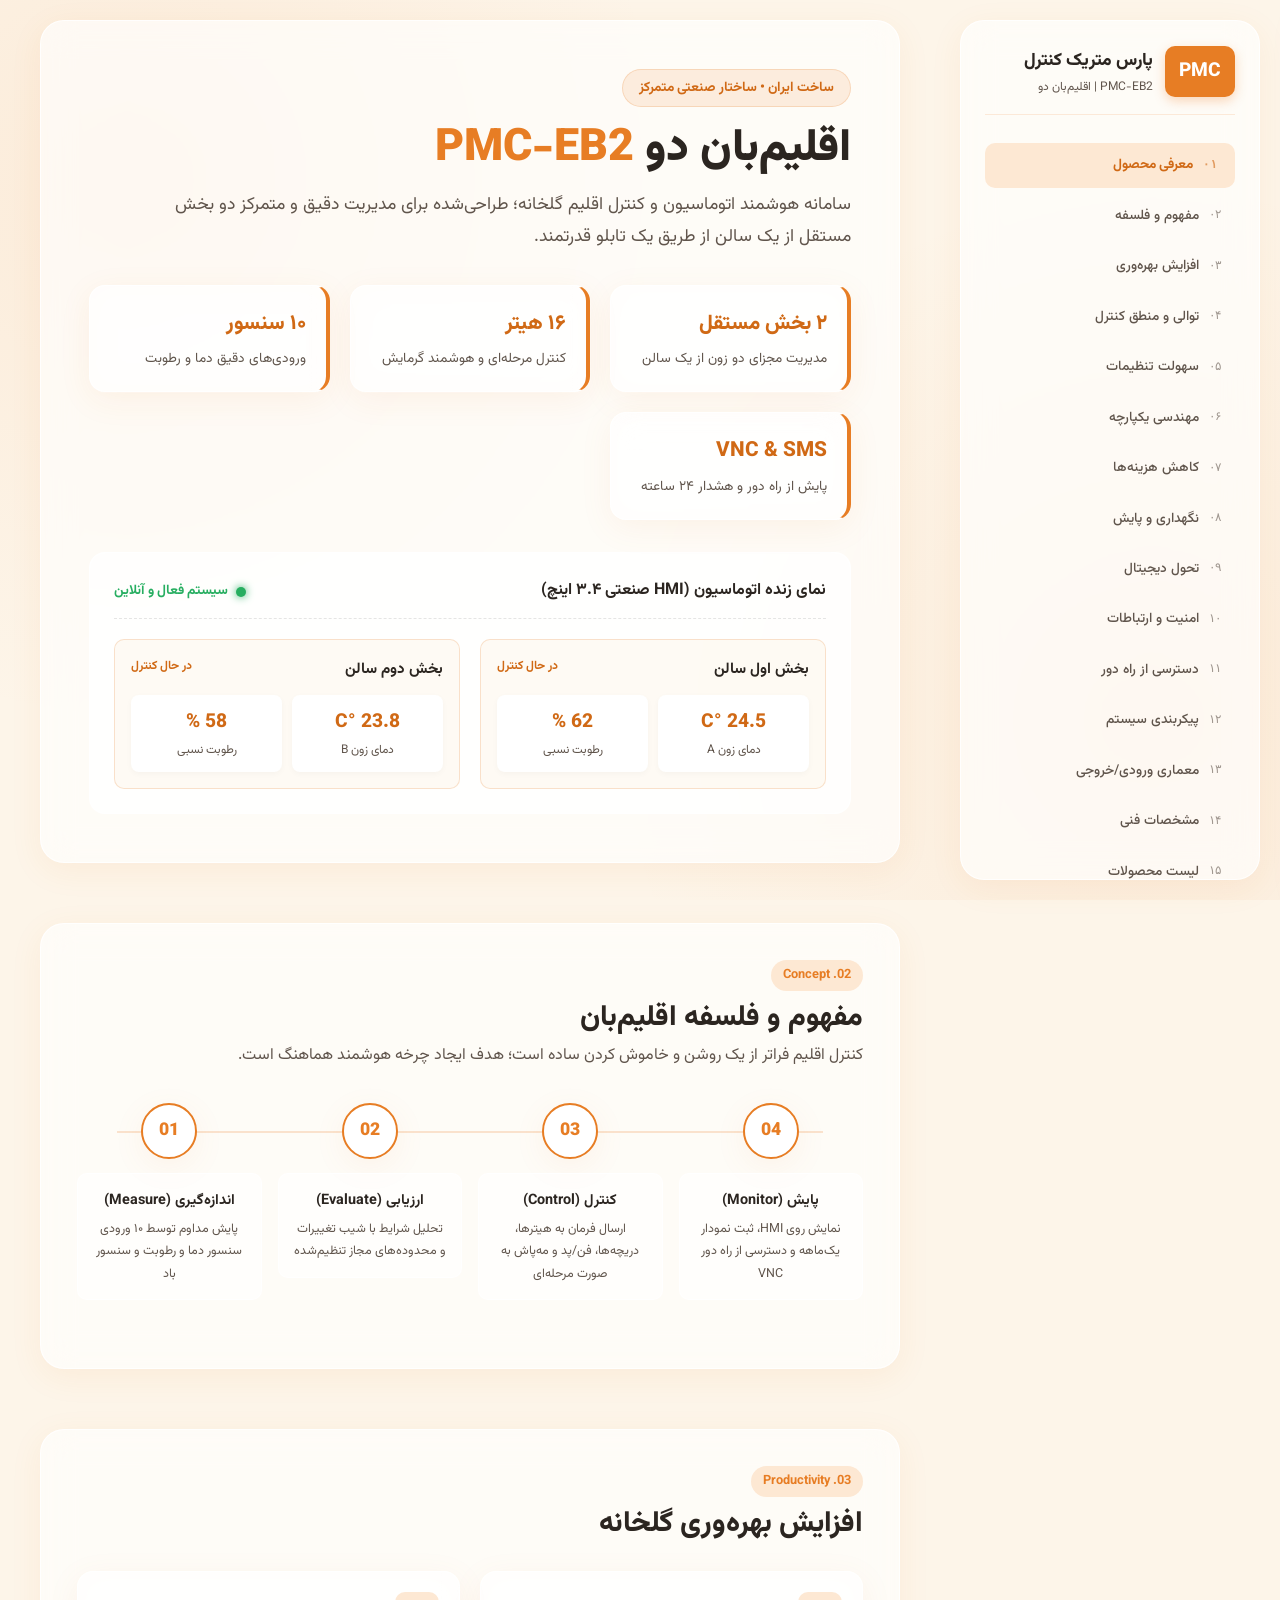
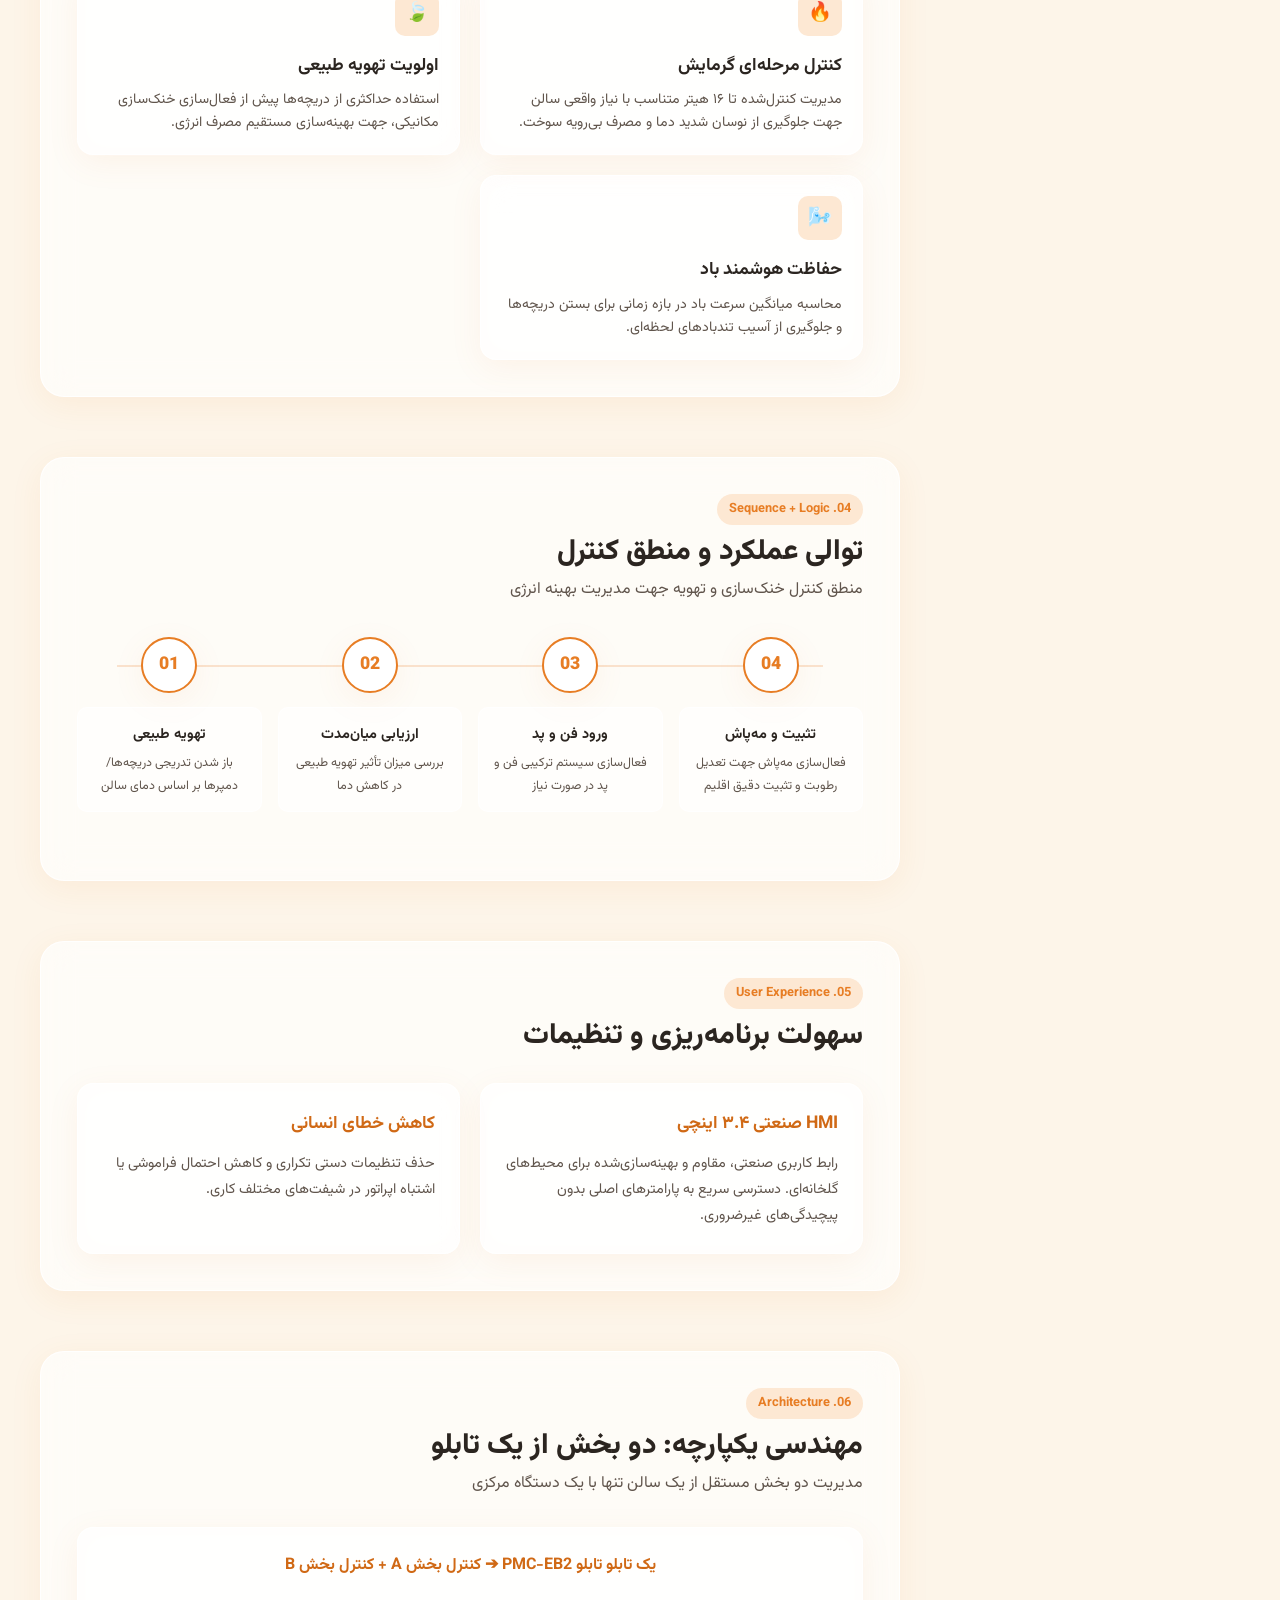
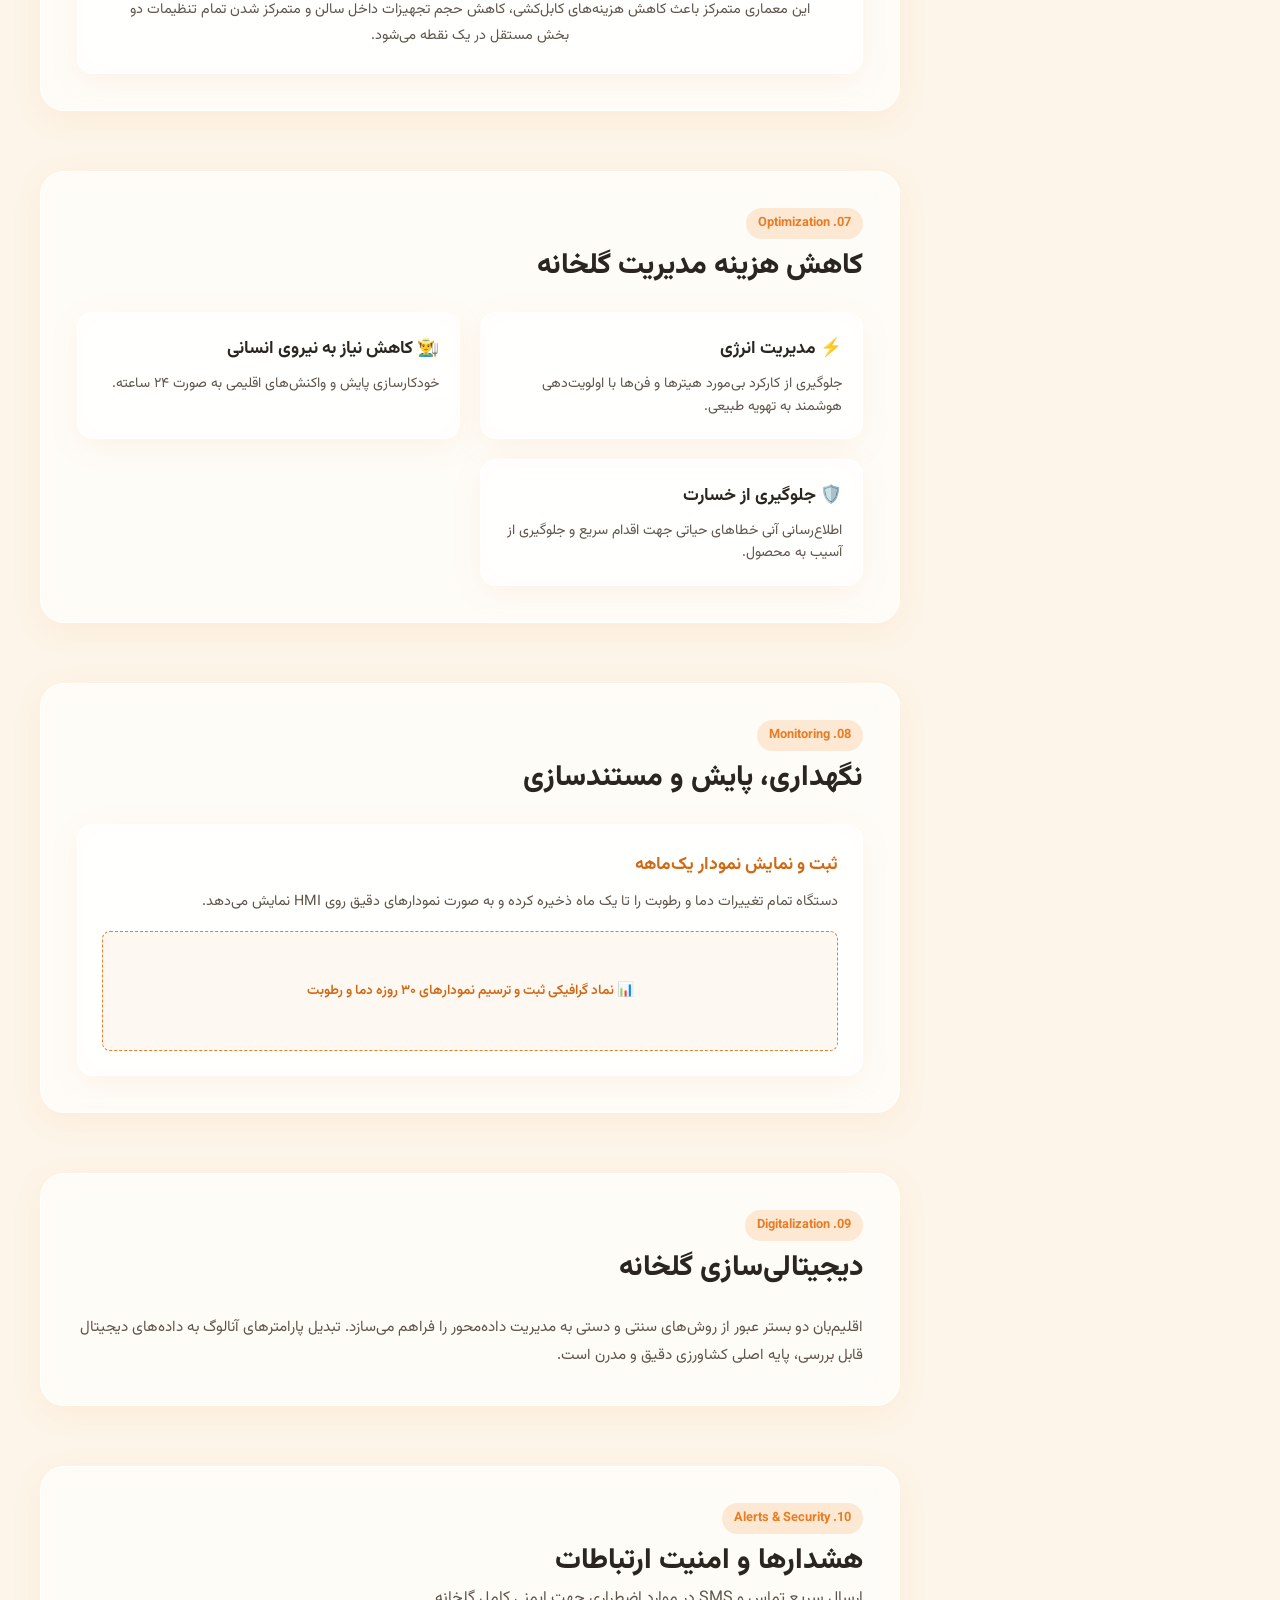
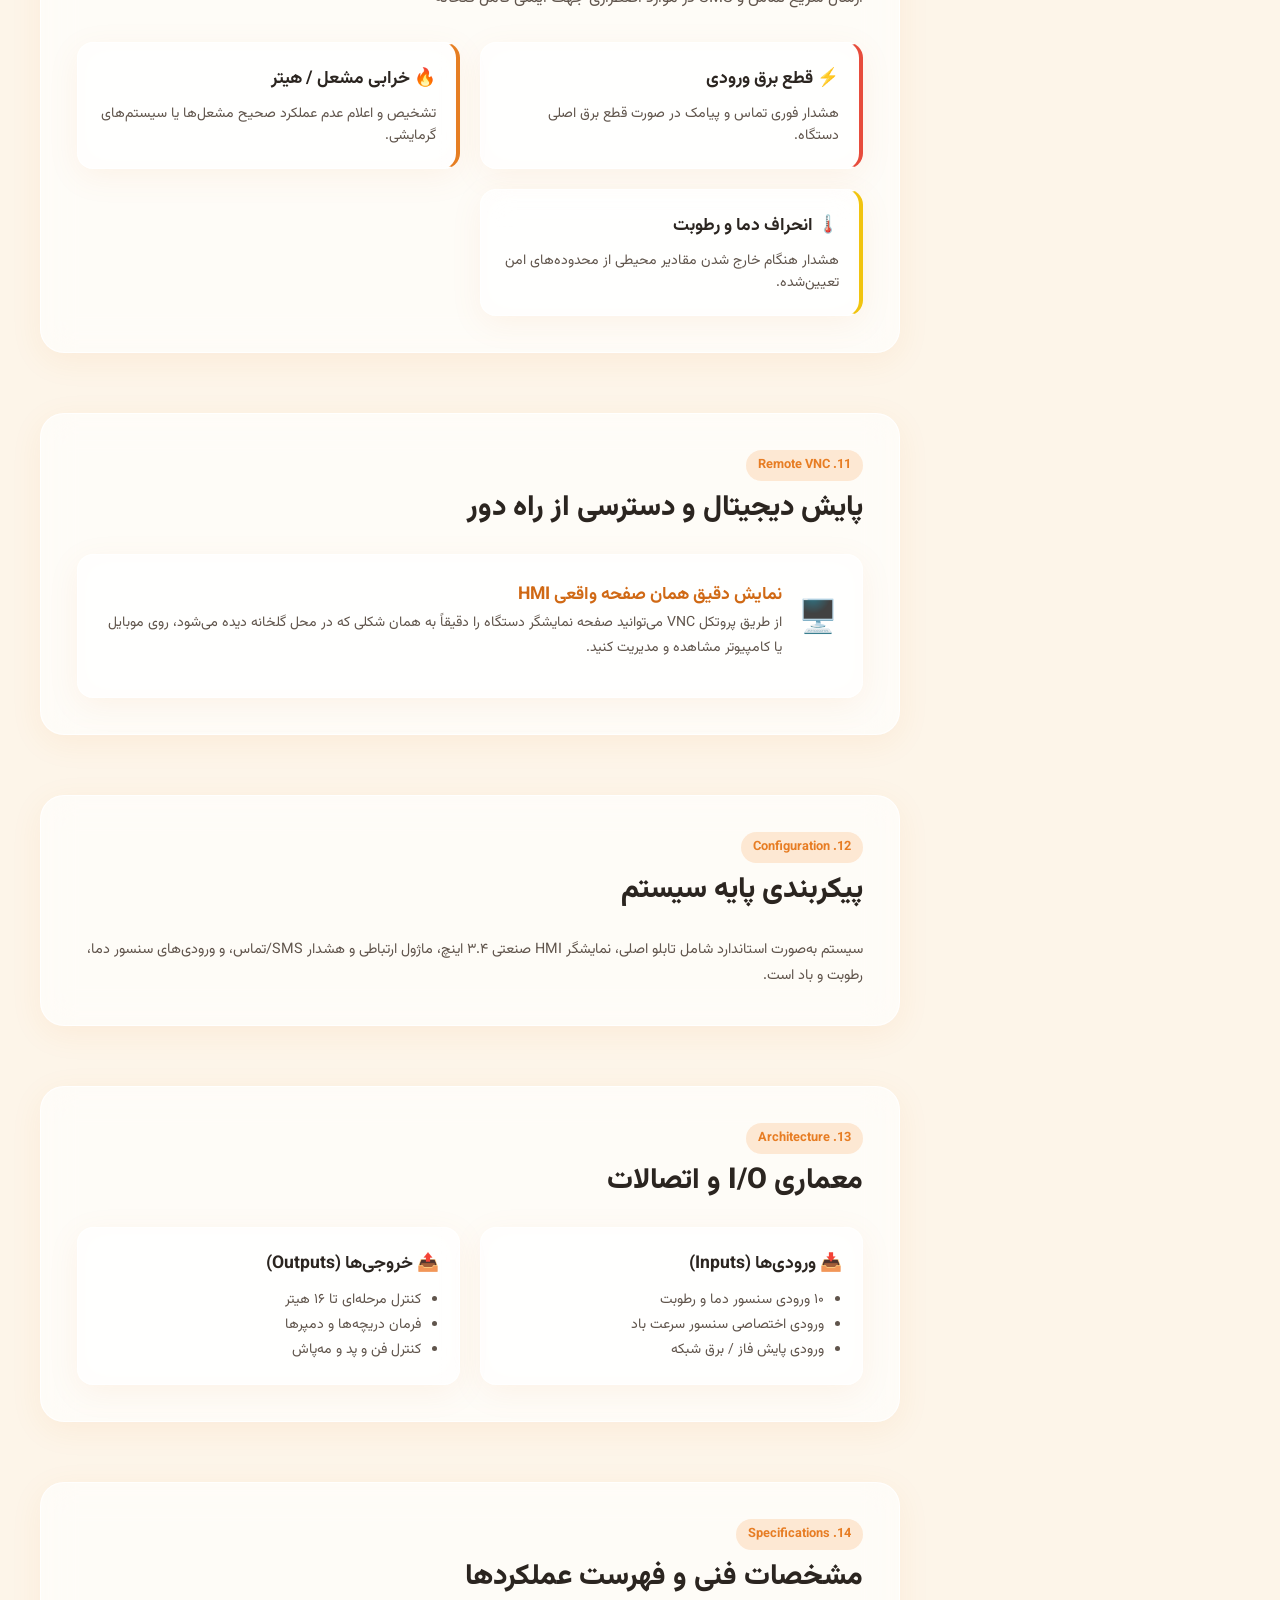
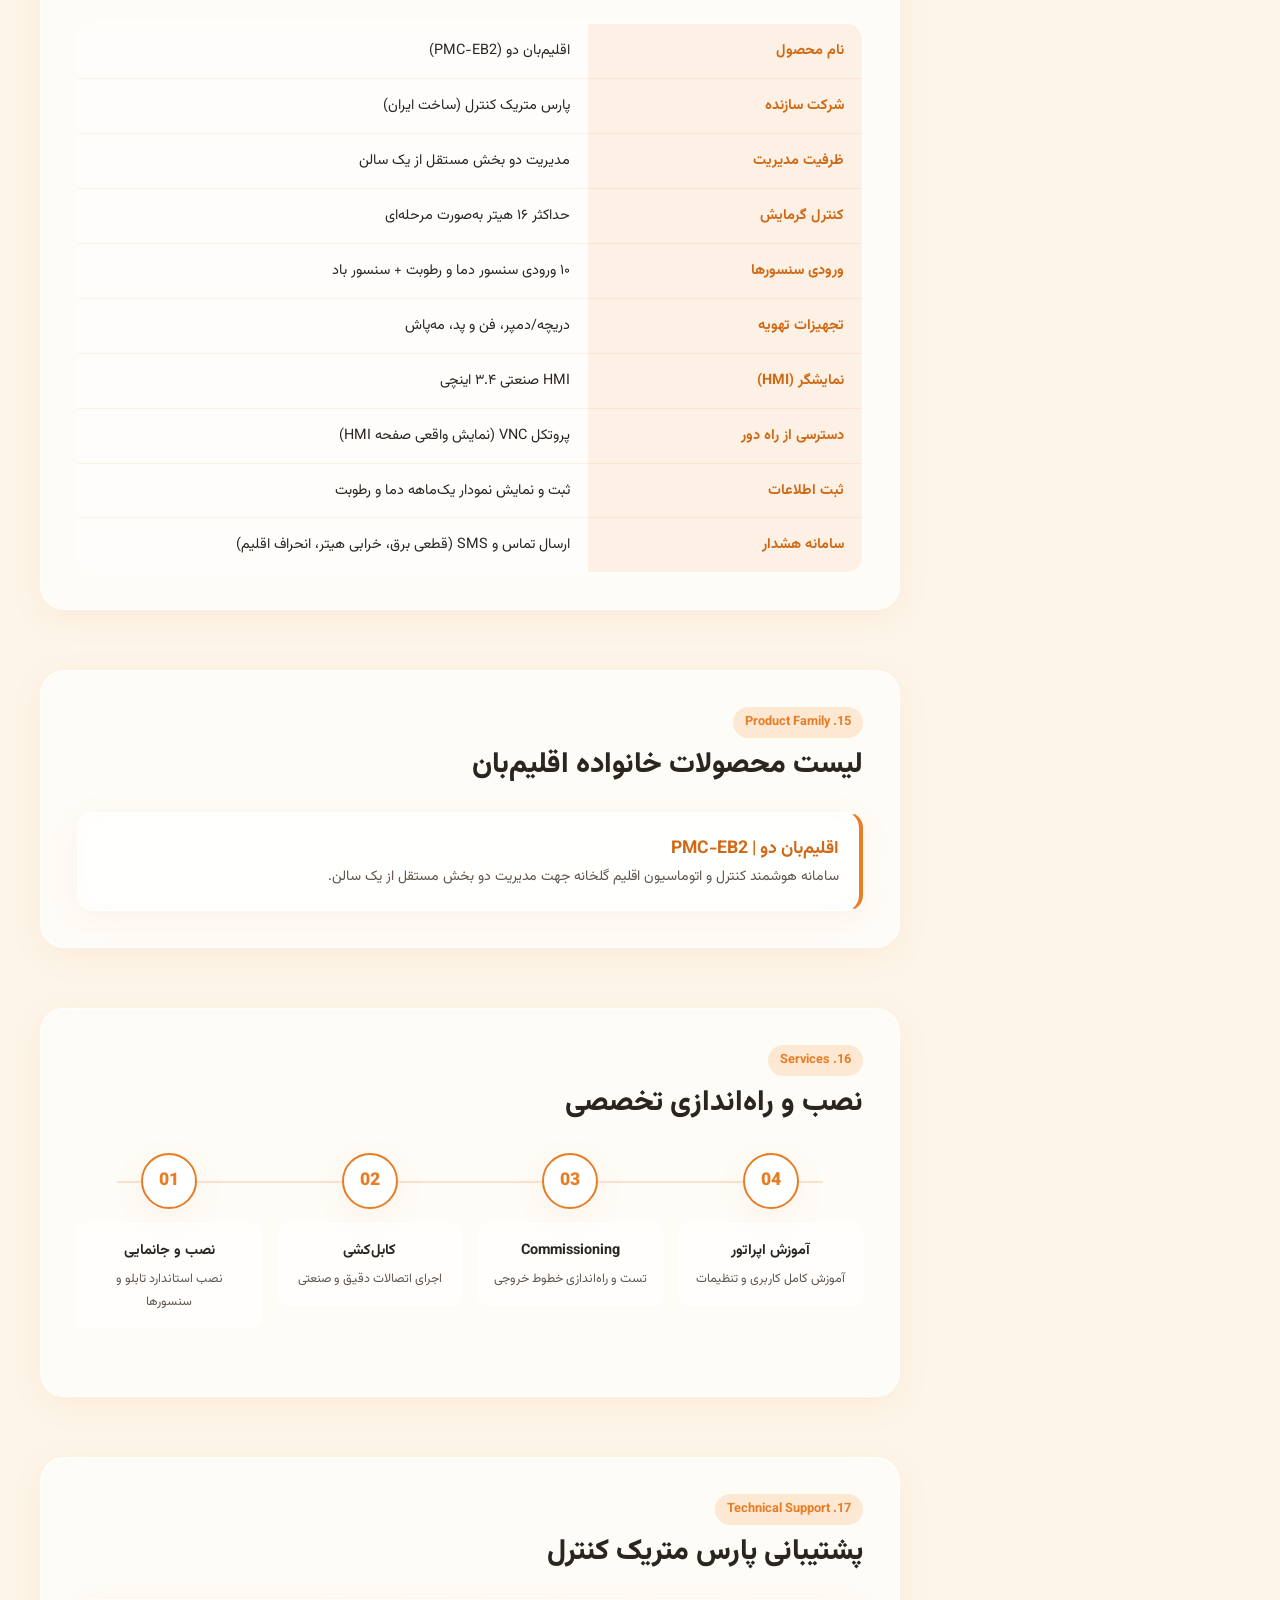
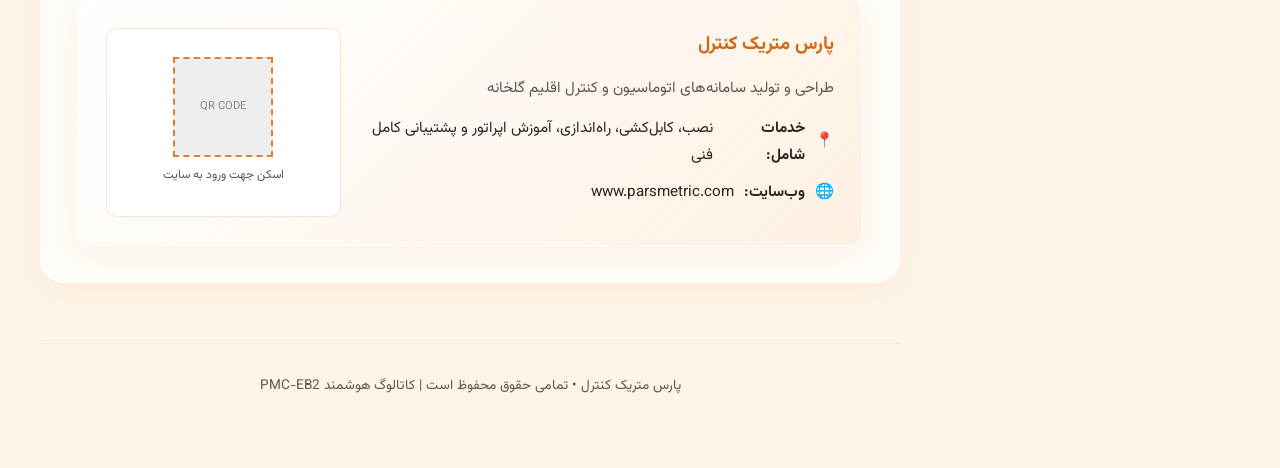
<file: index.html>
<!DOCTYPE html>
<html lang="fa" dir="rtl">
<head>
    <meta charset="UTF-8">
    <meta name="viewport" content="width=device-width, initial-scale=1.0">
    <title>اقلیم‌بان | کاتالوگ هوشمند PMC-EB2</title>
    <link rel="preconnect" href="https://fonts.googleapis.com">
    <link rel="preconnect" href="https://fonts.gstatic.com" crossorigin>
    <link href="https://fonts.googleapis.com/css2?family=Vazirmatn:wght@300;400;500;600;700;800;900&display=swap" rel="stylesheet">
    <link rel="stylesheet" href="style.css">
</head>
<body>

    <div class="scroll-progress" id="scrollProgress"></div>

    <!-- Mobile Header -->
    <header class="mobile-header glass-panel">
        <div data-inline-style="1">
            <div class="logo-badge" data-inline-style="2">PMC</div>
            <div data-inline-style="3">اقلیم‌بان دو</div>
        </div>
        <button class="hamburger" id="hamburgerBtn" aria-label="منو">
            <span></span>
            <span></span>
            <span></span>
        </button>
    </header>

    <!-- Mobile Drawer -->
    <div class="drawer-overlay" id="drawerOverlay"></div>
    <aside class="mobile-drawer glass-panel" id="mobileDrawer">
        <div class="brand-logo">
            <div class="logo-badge">PMC</div>
            <div class="brand-info">
                <h1>پارس متریک کنترل</h1>
                <p>PMC-EB2 | کاتالوگ هوشمند</p>
            </div>
        </div>
        <ul class="nav-menu" id="mobileNavMenu">
            <!-- Dynamic JS fill or cloned -->
        </ul>
    </aside>

    <div class="app-container">
        <!-- Desktop Sidebar -->
        <aside class="sidebar glass-panel">
            <div class="brand-logo">
                <div class="logo-badge">PMC</div>
                <div class="brand-info">
                    <h1>پارس متریک کنترل</h1>
                    <p>PMC-EB2 | اقلیم‌بان دو</p>
                </div>
            </div>
            <ul class="nav-menu" id="desktopNavMenu">
                <li class="nav-item active"><a href="#sec-01"><span class="nav-num">۰۱</span> معرفی محصول</a></li>
                <li class="nav-item"><a href="#sec-02"><span class="nav-num">۰۲</span> مفهوم و فلسفه</a></li>
                <li class="nav-item"><a href="#sec-03"><span class="nav-num">۰۳</span> افزایش بهره‌وری</a></li>
                <li class="nav-item"><a href="#sec-04"><span class="nav-num">۰۴</span> توالی و منطق کنترل</a></li>
                <li class="nav-item"><a href="#sec-05"><span class="nav-num">۰۵</span> سهولت تنظیمات</a></li>
                <li class="nav-item"><a href="#sec-06"><span class="nav-num">۰۶</span> مهندسی یکپارچه</a></li>
                <li class="nav-item"><a href="#sec-07"><span class="nav-num">۰۷</span> کاهش هزینه‌ها</a></li>
                <li class="nav-item"><a href="#sec-08"><span class="nav-num">۰۸</span> نگهداری و پایش</a></li>
                <li class="nav-item"><a href="#sec-09"><span class="nav-num">۰۹</span> تحول دیجیتال</a></li>
                <li class="nav-item"><a href="#sec-10"><span class="nav-num">۱۰</span> امنیت و ارتباطات</a></li>
                <li class="nav-item"><a href="#sec-11"><span class="nav-num">۱۱</span> دسترسی از راه دور</a></li>
                <li class="nav-item"><a href="#sec-12"><span class="nav-num">۱۲</span> پیکربندی سیستم</a></li>
                <li class="nav-item"><a href="#sec-13"><span class="nav-num">۱۳</span> معماری ورودی/خروجی</a></li>
                <li class="nav-item"><a href="#sec-14"><span class="nav-num">۱۴</span> مشخصات فنی</a></li>
                <li class="nav-item"><a href="#sec-15"><span class="nav-num">۱۵</span> لیست محصولات</a></li>
                <li class="nav-item"><a href="#sec-16"><span class="nav-num">۱۶</span> نصب و راه‌اندازی</a></li>
                <li class="nav-item"><a href="#sec-17"><span class="nav-num">۱۷</span> پشتیبانی و خدمات</a></li>
            </ul>
        </aside>

        <!-- Main Content Area -->
        <main class="main-content">

            <!-- 01. Hero & Intro -->
            <section id="sec-01" class="section glass-panel hero-section reveal">
                <div class="hero-badge">ساخت ایران • ساختار صنعتی متمرکز</div>
                <h1 class="hero-title">اقلیم‌بان دو <span>PMC-EB2</span></h1>
                <p class="hero-desc">سامانه هوشمند اتوماسیون و کنترل اقلیم گلخانه؛ طراحی‌شده برای مدیریت دقیق و متمرکز دو بخش مستقل از یک سالن از طریق یک تابلو قدرتمند.</p>
                
                <div class="hero-grid">
                    <div class="glass-card hero-card">
                        <h3>۲ بخش مستقل</h3>
                        <p>مدیریت مجزای دو زون از یک سالن</p>
                    </div>
                    <div class="glass-card hero-card">
                        <h3>۱۶ هیتر</h3>
                        <p>کنترل مرحله‌ای و هوشمند گرمایش</p>
                    </div>
                    <div class="glass-card hero-card">
                        <h3>۱۰ سنسور</h3>
                        <p>ورودی‌های دقیق دما و رطوبت</p>
                    </div>
                    <div class="glass-card hero-card">
                        <h3>VNC & SMS</h3>
                        <p>پایش از راه دور و هشدار ۲۴ ساعته</p>
                    </div>
                </div>

                <!-- Simulation Dashboard View -->
                <div class="dashboard-sim">
                    <div class="dash-header">
                        <div data-inline-style="4">نمای زنده اتوماسیون (HMI صنعتی ۳.۴ اینچ)</div>
                        <div class="dash-status"><span class="status-dot"></span> سیستم فعال و آنلاین</div>
                    </div>
                    <div class="halls-container">
                        <div class="hall-box">
                            <div class="hall-title"><span>بخش اول سالن</span> <span data-inline-style="5">در حال کنترل</span></div>
                            <div class="metrics-grid">
                                <div class="metric-card">
                                    <div class="metric-val">24.5 °C</div>
                                    <div class="metric-lbl">دمای زون A</div>
                                </div>
                                <div class="metric-card">
                                    <div class="metric-val">62 %</div>
                                    <div class="metric-lbl">رطوبت نسبی</div>
                                </div>
                            </div>
                        </div>
                        <div class="hall-box">
                            <div class="hall-title"><span>بخش دوم سالن</span> <span data-inline-style="6">در حال کنترل</span></div>
                            <div class="metrics-grid">
                                <div class="metric-card">
                                    <div class="metric-val">23.8 °C</div>
                                    <div class="metric-lbl">دمای زون B</div>
                                </div>
                                <div class="metric-card">
                                    <div class="metric-val">58 %</div>
                                    <div class="metric-lbl">رطوبت نسبی</div>
                                </div>
                            </div>
                        </div>
                    </div>
                </div>
            </section>

            <!-- 02. Concept -->
            <section id="sec-02" class="section glass-panel reveal">
                <div class="section-header">
                    <span class="section-tag">02. Concept</span>
                    <h2 class="section-title">مفهوم و فلسفه اقلیم‌بان</h2>
                    <p class="section-subtitle">کنترل اقلیم فراتر از یک روشن و خاموش کردن ساده است؛ هدف ایجاد چرخه هوشمند هماهنگ است.</p>
                </div>
                <div class="flow-container">
                    <div class="flow-step">
                        <div class="step-number">01</div>
                        <div class="step-content">
                            <div class="step-title">اندازه‌گیری (Measure)</div>
                            <div class="step-desc">پایش مداوم توسط ۱۰ ورودی سنسور دما و رطوبت و سنسور باد</div>
                        </div>
                    </div>
                    <div class="flow-step">
                        <div class="step-number">02</div>
                        <div class="step-content">
                            <div class="step-title">ارزیابی (Evaluate)</div>
                            <div class="step-desc">تحلیل شرایط با شیب تغییرات و محدوده‌های مجاز تنظیم‌شده</div>
                        </div>
                    </div>
                    <div class="flow-step">
                        <div class="step-number">03</div>
                        <div class="step-content">
                            <div class="step-title">کنترل (Control)</div>
                            <div class="step-desc">ارسال فرمان به هیترها، دریچه‌ها، فن/پد و مه‌پاش به صورت مرحله‌ای</div>
                        </div>
                    </div>
                    <div class="flow-step">
                        <div class="step-number">04</div>
                        <div class="step-content">
                            <div class="step-title">پایش (Monitor)</div>
                            <div class="step-desc">نمایش روی HMI، ثبت نمودار یک‌ماهه و دسترسی از راه دور VNC</div>
                        </div>
                    </div>
                </div>
            </section>

            <!-- 03. Productivity -->
            <section id="sec-03" class="section glass-panel reveal">
                <div class="section-header">
                    <span class="section-tag">03. Productivity</span>
                    <h2 class="section-title">افزایش بهره‌وری گلخانه</h2>
                </div>
                <div class="cards-grid">
                    <div class="glass-card" data-inline-style="7">
                        <div class="card-icon">🔥</div>
                        <div class="card-title">کنترل مرحله‌ای گرمایش</div>
                        <div class="card-desc">مدیریت کنترل‌شده تا ۱۶ هیتر متناسب با نیاز واقعی سالن جهت جلوگیری از نوسان شدید دما و مصرف بی‌رویه سوخت.</div>
                    </div>
                    <div class="glass-card" data-inline-style="8">
                        <div class="card-icon">🍃</div>
                        <div class="card-title">اولویت تهویه طبیعی</div>
                        <div class="card-desc">استفاده حداکثری از دریچه‌ها پیش از فعال‌سازی خنک‌سازی مکانیکی، جهت بهینه‌سازی مستقیم مصرف انرژی.</div>
                    </div>
                    <div class="glass-card" data-inline-style="9">
                        <div class="card-icon">🌬️</div>
                        <div class="card-title">حفاظت هوشمند باد</div>
                        <div class="card-desc">محاسبه میانگین سرعت باد در بازه زمانی برای بستن دریچه‌ها و جلوگیری از آسیب تندبادهای لحظه‌ای.</div>
                    </div>
                </div>
            </section>

            <!-- 04. Sequence -->
            <section id="sec-04" class="section glass-panel reveal">
                <div class="section-header">
                    <span class="section-tag">04. Sequence + Logic</span>
                    <h2 class="section-title">توالی عملکرد و منطق کنترل</h2>
                    <p class="section-subtitle">منطق کنترل خنک‌سازی و تهویه جهت مدیریت بهینه انرژی</p>
                </div>
                <div class="flow-container">
                    <div class="flow-step">
                        <div class="step-number">01</div>
                        <div class="step-content">
                            <div class="step-title">تهویه طبیعی</div>
                            <div class="step-desc">باز شدن تدریجی دریچه‌ها/دمپرها بر اساس دمای سالن</div>
                        </div>
                    </div>
                    <div class="flow-step">
                        <div class="step-number">02</div>
                        <div class="step-content">
                            <div class="step-title">ارزیابی میان‌مدت</div>
                            <div class="step-desc">بررسی میزان تأثیر تهویه طبیعی در کاهش دما</div>
                        </div>
                    </div>
                    <div class="flow-step">
                        <div class="step-number">03</div>
                        <div class="step-content">
                            <div class="step-title">ورود فن و پد</div>
                            <div class="step-desc">فعال‌سازی سیستم ترکیبی فن و پد در صورت نیاز</div>
                        </div>
                    </div>
                    <div class="flow-step">
                        <div class="step-number">04</div>
                        <div class="step-number" data-inline-style="10">04</div>
                        <div class="step-content">
                            <div class="step-title">تثبیت و مه‌پاش</div>
                            <div class="step-desc">فعال‌سازی مه‌پاش جهت تعدیل رطوبت و تثبیت دقیق اقلیم</div>
                        </div>
                    </div>
                </div>
            </section>

            <!-- 05. Setup Efficiency -->
            <section id="sec-05" class="section glass-panel reveal">
                <div class="section-header">
                    <span class="section-tag">05. User Experience</span>
                    <h2 class="section-title">سهولت برنامه‌ریزی و تنظیمات</h2>
                </div>
                <div data-inline-style="11">
                    <div class="glass-card" data-inline-style="12">
                        <h3 data-inline-style="13">HMI صنعتی ۳.۴ اینچی</h3>
                        <p data-inline-style="14">رابط کاربری صنعتی، مقاوم و بهینه‌سازی‌شده برای محیط‌های گلخانه‌ای. دسترسی سریع به پارامترهای اصلی بدون پیچیدگی‌های غیرضروری.</p>
                    </div>
                    <div class="glass-card" data-inline-style="15">
                        <h3 data-inline-style="16">کاهش خطای انسانی</h3>
                        <p data-inline-style="17">حذف تنظیمات دستی تکراری و کاهش احتمال فراموشی یا اشتباه اپراتور در شیفت‌های مختلف کاری.</p>
                    </div>
                </div>
            </section>

            <!-- 06. One-Panel Engineering -->
            <section id="sec-06" class="section glass-panel reveal">
                <div class="section-header">
                    <span class="section-tag">06. Architecture</span>
                    <h2 class="section-title">مهندسی یکپارچه: دو بخش از یک تابلو</h2>
                    <p class="section-subtitle">مدیریت دو بخش مستقل از یک سالن تنها با یک دستگاه مرکزی</p>
                </div>
                <div class="glass-card" data-inline-style="18">
                    <div data-inline-style="19">
                        یک تابلو تابلو PMC-EB2 ➔ کنترل بخش A + کنترل بخش B
                    </div>
                    <p data-inline-style="20">
                        این معماری متمرکز باعث کاهش هزینه‌های کابل‌کشی، کاهش حجم تجهیزات داخل سالن و متمرکز شدن تمام تنظیمات دو بخش مستقل در یک نقطه می‌شود.
                    </p>
                </div>
            </section>

            <!-- 07. Cost Reduction -->
            <section id="sec-07" class="section glass-panel reveal">
                <div class="section-header">
                    <span class="section-tag">07. Optimization</span>
                    <h2 class="section-title">کاهش هزینه مدیریت گلخانه</h2>
                </div>
                <div class="cards-grid">
                    <div class="glass-card" data-inline-style="21">
                        <div class="card-title">⚡ مدیریت انرژی</div>
                        <div class="card-desc">جلوگیری از کارکرد بی‌مورد هیترها و فن‌ها با اولویت‌دهی هوشمند به تهویه طبیعی.</div>
                    </div>
                    <div class="glass-card" data-inline-style="22">
                        <div class="card-title">👨‍🌾 کاهش نیاز به نیروی انسانی</div>
                        <div class="card-desc">خودکارسازی پایش و واکنش‌های اقلیمی به صورت ۲۴ ساعته.</div>
                    </div>
                    <div class="glass-card" data-inline-style="23">
                        <div class="card-title">🛡️ جلوگیری از خسارت</div>
                        <div class="card-desc">اطلاع‌رسانی آنی خطاهای حیاتی جهت اقدام سریع و جلوگیری از آسیب به محصول.</div>
                    </div>
                </div>
            </section>

            <!-- 08. Maintenance & Monitoring -->
            <section id="sec-08" class="section glass-panel reveal">
                <div class="section-header">
                    <span class="section-tag">08. Monitoring</span>
                    <h2 class="section-title">نگهداری، پایش و مستندسازی</h2>
                </div>
                <div class="glass-card" data-inline-style="24">
                    <h3 data-inline-style="25">ثبت و نمایش نمودار یک‌ماهه</h3>
                    <p data-inline-style="26">
                        دستگاه تمام تغییرات دما و رطوبت را تا یک ماه ذخیره کرده و به صورت نمودارهای دقیق روی HMI نمایش می‌دهد.
                    </p>
                    <div data-inline-style="27">
                        📊 نماد گرافیکی ثبت و ترسیم نمودارهای ۳۰ روزه دما و رطوبت
                    </div>
                </div>
            </section>

            <!-- 09. Digital Transformation -->
            <section id="sec-09" class="section glass-panel reveal">
                <div class="section-header">
                    <span class="section-tag">09. Digitalization</span>
                    <h2 class="section-title">دیجیتالی‌سازی گلخانه</h2>
                </div>
                <p data-inline-style="28">
                    اقلیم‌بان دو بستر عبور از روش‌های سنتی و دستی به مدیریت داده‌محور را فراهم می‌سازد. تبدیل پارامترهای آنالوگ به داده‌های دیجیتال قابل بررسی، پایه اصلی کشاورزی دقیق و مدرن است.
                </p>
            </section>

            <!-- 10. Security & Connectivity -->
            <section id="sec-10" class="section glass-panel reveal">
                <div class="section-header">
                    <span class="section-tag">10. Alerts & Security</span>
                    <h2 class="section-title">هشدارها و امنیت ارتباطات</h2>
                    <p class="section-subtitle">ارسال سریع تماس و SMS در موارد اضطراری جهت ایمنی کامل گلخانه</p>
                </div>
                <div class="cards-grid">
                    <div class="glass-card" data-inline-style="29">
                        <div class="card-title">⚡ قطع برق ورودی</div>
                        <div class="card-desc">هشدار فوری تماس و پیامک در صورت قطع برق اصلی دستگاه.</div>
                    </div>
                    <div class="glass-card" data-inline-style="30">
                        <div class="card-title">🔥 خرابی مشعل / هیتر</div>
                        <div class="card-desc">تشخیص و اعلام عدم عملکرد صحیح مشعل‌ها یا سیستم‌های گرمایشی.</div>
                    </div>
                    <div class="glass-card" data-inline-style="31">
                        <div class="card-title">🌡️ انحراف دما و رطوبت</div>
                        <div class="card-desc">هشدار هنگام خارج شدن مقادیر محیطی از محدوده‌های امن تعیین‌شده.</div>
                    </div>
                </div>
            </section>

            <!-- 11. Remote Access -->
            <section id="sec-11" class="section glass-panel reveal">
                <div class="section-header">
                    <span class="section-tag">11. Remote VNC</span>
                    <h2 class="section-title">پایش دیجیتال و دسترسی از راه دور</h2>
                </div>
                <div class="glass-card" data-inline-style="32">
                    <div data-inline-style="33">
                        <div data-inline-style="34">🖥️</div>
                        <div>
                            <h3 data-inline-style="35">نمایش دقیق همان صفحه واقعی HMI</h3>
                            <p data-inline-style="36">از طریق پروتکل VNC می‌توانید صفحه نمایشگر دستگاه را دقیقاً به همان شکلی که در محل گلخانه دیده می‌شود، روی موبایل یا کامپیوتر مشاهده و مدیریت کنید.</p>
                        </div>
                    </div>
                </div>
            </section>

            <!-- 12. System Configuration -->
            <section id="sec-12" class="section glass-panel reveal">
                <div class="section-header">
                    <span class="section-tag">12. Configuration</span>
                    <h2 class="section-title">پیکربندی پایه سیستم</h2>
                </div>
                <p data-inline-style="37">
                    سیستم به‌صورت استاندارد شامل تابلو اصلی، نمایشگر HMI صنعتی ۳.۴ اینچ، ماژول ارتباطی و هشدار SMS/تماس، و ورودی‌های سنسور دما، رطوبت و باد است.
                </p>
            </section>

            <!-- 13. I/O Architecture -->
            <section id="sec-13" class="section glass-panel reveal">
                <div class="section-header">
                    <span class="section-tag">13. Architecture</span>
                    <h2 class="section-title">معماری I/O و اتصالات</h2>
                </div>
                <div class="cards-grid">
                    <div class="glass-card" data-inline-style="38">
                        <div class="card-title">📥 ورودی‌ها (Inputs)</div>
                        <ul data-inline-style="39">
                            <li>۱۰ ورودی سنسور دما و رطوبت</li>
                            <li>ورودی اختصاصی سنسور سرعت باد</li>
                            <li>ورودی پایش فاز / برق شبکه</li>
                        </ul>
                    </div>
                    <div class="glass-card" data-inline-style="40">
                        <div class="card-title">📤 خروجی‌ها (Outputs)</div>
                        <ul data-inline-style="41">
                            <li>کنترل مرحله‌ای تا ۱۶ هیتر</li>
                            <li>فرمان دریچه‌ها و دمپرها</li>
                            <li>کنترل فن و پد و مه‌پاش</li>
                        </ul>
                    </div>
                </div>
            </section>

            <!-- 14. Specifications Table -->
            <section id="sec-14" class="section glass-panel reveal">
                <div class="section-header">
                    <span class="section-tag">14. Specifications</span>
                    <h2 class="section-title">مشخصات فنی و فهرست عملکردها</h2>
                </div>
                <div class="specs-table-wrapper">
                    <table class="specs-table">
                        <tbody>
                            <tr>
                                <th>نام محصول</th>
                                <td>اقلیم‌بان دو (PMC-EB2)</td>
                            </tr>
                            <tr>
                                <th>شرکت سازنده</th>
                                <td>پارس متریک کنترل (ساخت ایران)</td>
                            </tr>
                            <tr>
                                <th>ظرفیت مدیریت</th>
                                <td>مدیریت دو بخش مستقل از یک سالن</td>
                            </tr>
                            <tr>
                                <th>کنترل گرمایش</th>
                                <td>حداکثر ۱۶ هیتر به‌صورت مرحله‌ای</td>
                            </tr>
                            <tr>
                                <th>ورودی سنسورها</th>
                                <td>۱۰ ورودی سنسور دما و رطوبت + سنسور باد</td>
                            </tr>
                            <tr>
                                <th>تجهیزات تهویه</th>
                                <td>دریچه/دمپر، فن و پد، مه‌پاش</td>
                            </tr>
                            <tr>
                                <th>نمایشگر (HMI)</th>
                                <td>HMI صنعتی ۳.۴ اینچی</td>
                            </tr>
                            <tr>
                                <th>دسترسی از راه دور</th>
                                <td>پروتکل VNC (نمایش واقعی صفحه HMI)</td>
                            </tr>
                            <tr>
                                <th>ثبت اطلاعات</th>
                                <td>ثبت و نمایش نمودار یک‌ماهه دما و رطوبت</td>
                            </tr>
                            <tr>
                                <th>سامانه هشدار</th>
                                <td>ارسال تماس و SMS (قطعی برق، خرابی هیتر، انحراف اقلیم)</td>
                            </tr>
                        </tbody>
                    </table>
                </div>
            </section>

            <!-- 15. Products List -->
            <section id="sec-15" class="section glass-panel reveal">
                <div class="section-header">
                    <span class="section-tag">15. Product Family</span>
                    <h2 class="section-title">لیست محصولات خانواده اقلیم‌بان</h2>
                </div>
                <div class="glass-card" data-inline-style="42">
                    <h3 data-inline-style="43">اقلیم‌بان دو | PMC-EB2</h3>
                    <p data-inline-style="44">سامانه هوشمند کنترل و اتوماسیون اقلیم گلخانه جهت مدیریت دو بخش مستقل از یک سالن.</p>
                </div>
            </section>

            <!-- 16. Installation -->
            <section id="sec-16" class="section glass-panel reveal">
                <div class="section-header">
                    <span class="section-tag">16. Services</span>
                    <h2 class="section-title">نصب و راه‌اندازی تخصصی</h2>
                </div>
                <div class="flow-container">
                    <div class="flow-step">
                        <div class="step-number">01</div>
                        <div class="step-content">
                            <div class="step-title">نصب و جانمایی</div>
                            <div class="step-desc">نصب استاندارد تابلو و سنسورها</div>
                        </div>
                    </div>
                    <div class="flow-step">
                        <div class="step-number">02</div>
                        <div class="step-content">
                            <div class="step-title">کابل‌کشی</div>
                            <div class="step-desc">اجرای اتصالات دقیق و صنعتی</div>
                        </div>
                    </div>
                    <div class="flow-step">
                        <div class="step-number">03</div>
                        <div class="step-content">
                            <div class="step-title">Commissioning</div>
                            <div class="step-desc">تست و راه‌اندازی خطوط خروجی</div>
                        </div>
                    </div>
                    <div class="flow-step">
                        <div class="step-number">04</div>
                        <div class="step-content">
                            <div class="step-title">آموزش اپراتور</div>
                            <div class="step-desc">آموزش کامل کاربری و تنظیمات</div>
                        </div>
                    </div>
                </div>
            </section>

            <!-- 17. Support -->
            <section id="sec-17" class="section glass-panel reveal">
                <div class="section-header">
                    <span class="section-tag">17. Technical Support</span>
                    <h2 class="section-title">پشتیبانی پارس متریک کنترل</h2>
                </div>
                <div class="glass-card contact-box">
                    <div class="contact-info">
                        <h3 data-inline-style="45">پارس متریک کنترل</h3>
                        <p data-inline-style="46">طراحی و تولید سامانه‌های اتوماسیون و کنترل اقلیم گلخانه</p>
                        <p>📍 <strong>خدمات شامل:</strong> نصب، کابل‌کشی، راه‌اندازی، آموزش اپراتور و پشتیبانی کامل فنی</p>
                        <p>🌐 <strong>وب‌سایت:</strong> www.parsmetric.com</p>
                    </div>
                    <div class="qr-placeholder">
                        <div class="qr-box">QR CODE</div>
                        <span data-inline-style="47">اسکن جهت ورود به سایت</span>
                    </div>
                </div>
            </section>

            <footer>
                <p>پارس متریک کنترل • تمامی حقوق محفوظ است | کاتالوگ هوشمند PMC-EB2</p>
            </footer>

        </main>
    </div>

    <script src="script.js"></script>
</body>
</html>
</file>
<file: style.css>
:root {
            --bg-color: #FDF5E9;
            --accent-color: #E77D24;
            --accent-light: #FDE8D3;
            --accent-hover: #D06915;
            --text-primary: #2B2520;
            --text-secondary: #60554C;
            --glass-bg: rgba(255, 255, 255, 0.65);
            --glass-border: rgba(255, 255, 255, 0.8);
            --glass-card: rgba(255, 255, 255, 0.55);
            --glass-shadow: 0 8px 32px 0 rgba(231, 125, 36, 0.08);
            --glass-shadow-hover: 0 12px 40px 0 rgba(231, 125, 36, 0.15);
            --blur: blur(16px);
            --radius-lg: 24px;
            --radius-md: 16px;
            --radius-sm: 10px;
            --transition: all 0.3s cubic-bezier(0.4, 0, 0.2, 1);
        }

        * {
            box-sizing: border-box;
            margin: 0;
            padding: 0;
            scroll-behavior: smooth;
        }

        body {
            font-family: 'Vazirmatn', sans-serif;
            background-color: var(--bg-color);
            color: var(--text-primary);
            line-height: 1.8;
            overflow-x: hidden;
            background-image: 
                radial-gradient(circle at 10% 20%, rgba(237, 150, 78, 0.1) 0%, transparent 40%),
                radial-gradient(circle at 90% 80%, rgba(231, 125, 36, 0.08) 0%, transparent 40%);
            background-attachment: fixed;
        }

        /* Glassmorphism Styles */
        .glass-panel {
            background: var(--glass-bg);
            backdrop-filter: var(--blur);
            -webkit-backdrop-filter: var(--blur);
            border: 1px solid var(--glass-border);
            border-radius: var(--radius-lg);
            box-shadow: var(--glass-shadow);
        }

        .glass-card {
            background: var(--glass-card);
            backdrop-filter: var(--blur);
            -webkit-backdrop-filter: var(--blur);
            border: 1px solid var(--glass-border);
            border-radius: var(--radius-md);
            box-shadow: var(--glass-shadow);
            transition: var(--transition);
        }

        .glass-card:hover {
            transform: translateY(-4px);
            box-shadow: var(--glass-shadow-hover);
            border-color: rgba(231, 125, 36, 0.3);
        }

        /* Scroll Progress */
        .scroll-progress {
            position: fixed;
            top: 0;
            right: 0;
            height: 4px;
            background: linear-gradient(to left, var(--accent-color), #f39c12);
            z-index: 1000;
            width: 0%;
            transition: width 0.1s ease;
        }

        /* App Layout */
        .app-container {
            display: flex;
            min-height: 100vh;
        }

        /* Desktop Sidebar */
        .sidebar {
            width: 300px;
            position: fixed;
            top: 20px;
            right: 20px;
            bottom: 20px;
            z-index: 100;
            display: flex;
            flex-direction: column;
            padding: 24px;
            overflow-y: auto;
        }

        .sidebar::-webkit-scrollbar {
            width: 4px;
        }

        .sidebar::-webkit-scrollbar-thumb {
            background: rgba(231, 125, 36, 0.3);
            border-radius: 4px;
        }

        .brand-logo {
            display: flex;
            align-items: center;
            gap: 12px;
            margin-bottom: 28px;
            padding-bottom: 16px;
            border-bottom: 1px solid rgba(231, 125, 36, 0.15);
        }

        .logo-badge {
            background: var(--accent-color);
            color: white;
            font-weight: 800;
            font-size: 1.2rem;
            padding: 8px 14px;
            border-radius: var(--radius-sm);
            box-shadow: 0 4px 12px rgba(231, 125, 36, 0.3);
        }

        .brand-info h1 {
            font-size: 1.1rem;
            font-weight: 800;
            color: var(--text-primary);
        }

        .brand-info p {
            font-size: 0.75rem;
            color: var(--text-secondary);
        }

        .nav-menu {
            list-style: none;
            display: flex;
            flex-direction: column;
            gap: 6px;
        }

        .nav-item a {
            display: flex;
            align-items: center;
            gap: 10px;
            padding: 10px 14px;
            color: var(--text-secondary);
            text-decoration: none;
            font-size: 0.85rem;
            font-weight: 500;
            border-radius: var(--radius-sm);
            transition: var(--transition);
        }

        .nav-item a:hover, .nav-item.active a {
            background: var(--accent-light);
            color: var(--accent-hover);
            font-weight: 700;
            padding-right: 18px;
        }

        .nav-item .nav-num {
            font-size: 0.75rem;
            opacity: 0.6;
            font-family: monospace;
        }

        /* Main Content */
        .main-content {
            margin-right: 340px;
            flex: 1;
            padding: 20px 40px 40px 40px;
            max-width: 1200px;
        }

        /* Mobile Header & Nav */
        .mobile-header {
            display: none;
            position: fixed;
            top: 0;
            left: 0;
            right: 0;
            height: 65px;
            z-index: 200;
            padding: 0 20px;
            align-items: center;
            justify-content: space-between;
            border-radius: 0 0 var(--radius-md) var(--radius-md);
            border-top: none;
        }

        .hamburger {
            background: transparent;
            border: none;
            cursor: pointer;
            width: 40px;
            height: 40px;
            display: flex;
            flex-direction: column;
            justify-content: center;
            align-items: center;
            gap: 5px;
        }

        .hamburger span {
            width: 24px;
            height: 2.5px;
            background-color: var(--text-primary);
            border-radius: 2px;
            transition: var(--transition);
        }

        .drawer-overlay {
            display: none;
            position: fixed;
            top: 0;
            left: 0;
            right: 0;
            bottom: 0;
            background: rgba(0, 0, 0, 0.3);
            backdrop-filter: blur(4px);
            z-index: 290;
            opacity: 0;
            transition: opacity 0.3s ease;
        }

        .drawer-overlay.active {
            display: block;
            opacity: 1;
        }

        .mobile-drawer {
            position: fixed;
            top: 0;
            right: -320px;
            width: 300px;
            height: 100%;
            z-index: 300;
            padding: 24px;
            transition: right 0.3s cubic-bezier(0.4, 0, 0.2, 1);
            overflow-y: auto;
            border-radius: var(--radius-lg) 0 0 var(--radius-lg);
        }

        .mobile-drawer.active {
            right: 0;
        }

        /* Sections General */
        .section {
            margin-bottom: 60px;
            padding: 36px;
            scroll-margin-top: 30px;
        }

        .section-header {
            margin-bottom: 28px;
            position: relative;
        }

        .section-tag {
            display: inline-block;
            font-size: 0.8rem;
            font-weight: 700;
            color: var(--accent-color);
            background: var(--accent-light);
            padding: 4px 12px;
            border-radius: 20px;
            margin-bottom: 8px;
        }

        .section-title {
            font-size: 1.8rem;
            font-weight: 800;
            color: var(--text-primary);
            line-height: 1.3;
        }

        .section-subtitle {
            font-size: 1rem;
            color: var(--text-secondary);
            margin-top: 6px;
        }

        /* Hero Section */
        .hero-section {
            padding: 48px;
            position: relative;
            overflow: hidden;
        }

        .hero-badge {
            display: inline-flex;
            align-items: center;
            gap: 8px;
            background: rgba(231, 125, 36, 0.12);
            color: var(--accent-hover);
            padding: 6px 16px;
            border-radius: 30px;
            font-size: 0.85rem;
            font-weight: 700;
            margin-bottom: 16px;
            border: 1px solid rgba(231, 125, 36, 0.2);
        }

        .hero-title {
            font-size: 2.8rem;
            font-weight: 900;
            color: var(--text-primary);
            margin-bottom: 12px;
            line-height: 1.2;
        }

        .hero-title span {
            color: var(--accent-color);
        }

        .hero-desc {
            font-size: 1.1rem;
            color: var(--text-secondary);
            max-width: 700px;
            margin-bottom: 32px;
        }

        .hero-grid {
            display: grid;
            grid-template-columns: repeat(auto-fit, minmax(220px, 1fr));
            gap: 20px;
            margin-top: 32px;
        }

        .hero-card {
            padding: 20px;
            border-right: 4px solid var(--accent-color);
        }

        .hero-card h3 {
            font-size: 1.3rem;
            font-weight: 800;
            color: var(--accent-hover);
            margin-bottom: 4px;
        }

        .hero-card p {
            font-size: 0.85rem;
            color: var(--text-secondary);
        }

        /* Dashboard Visual Simulation */
        .dashboard-sim {
            margin-top: 32px;
            padding: 24px;
            background: rgba(255, 255, 255, 0.8);
            border-radius: var(--radius-md);
            border: 1px solid var(--glass-border);
        }

        .dash-header {
            display: flex;
            justify-content: space-between;
            align-items: center;
            margin-bottom: 20px;
            padding-bottom: 12px;
            border-bottom: 1px dashed rgba(0, 0, 0, 0.1);
        }

        .dash-status {
            display: flex;
            align-items: center;
            gap: 8px;
            font-size: 0.85rem;
            color: #27ae60;
            font-weight: 700;
        }

        .status-dot {
            width: 10px;
            height: 10px;
            background: #27ae60;
            border-radius: 50%;
            box-shadow: 0 0 8px #27ae60;
            animation: pulse 2s infinite;
        }

        @keyframes pulse {
            0% { opacity: 1; transform: scale(1); }
            50% { opacity: 0.5; transform: scale(1.2); }
            100% { opacity: 1; transform: scale(1); }
        }

        .halls-container {
            display: grid;
            grid-template-columns: 1fr 1fr;
            gap: 20px;
        }

        .hall-box {
            background: rgba(253, 245, 233, 0.5);
            padding: 16px;
            border-radius: var(--radius-sm);
            border: 1px solid rgba(231, 125, 36, 0.2);
        }

        .hall-title {
            font-weight: 700;
            font-size: 0.95rem;
            margin-bottom: 12px;
            display: flex;
            justify-content: space-between;
            color: var(--text-primary);
        }

        .metrics-grid {
            display: grid;
            grid-template-columns: 1fr 1fr;
            gap: 10px;
        }

        .metric-card {
            background: white;
            padding: 10px;
            border-radius: 8px;
            text-align: center;
            box-shadow: 0 2px 6px rgba(0, 0, 0, 0.03);
        }

        .metric-val {
            font-size: 1.2rem;
            font-weight: 800;
            color: var(--accent-hover);
        }

        .metric-lbl {
            font-size: 0.75rem;
            color: var(--text-secondary);
        }

        /* Flow Diagrams (RTL Numbered Stepper) */
        .flow-container {
            display: flex;
            flex-direction: row-reverse; /* RTL Horizontal */
            justify-content: space-between;
            position: relative;
            gap: 16px;
            margin: 32px 0;
        }

        .flow-container::before {
            content: '';
            position: absolute;
            top: 28px;
            right: 40px;
            left: 40px;
            height: 2px;
            background: rgba(231, 125, 36, 0.2);
            z-index: 1;
        }

        .flow-step {
            position: relative;
            z-index: 2;
            flex: 1;
            display: flex;
            flex-direction: column;
            align-items: center;
            text-align: center;
        }

        .step-number {
            width: 56px;
            height: 56px;
            background: white;
            border: 2px solid var(--accent-color);
            color: var(--accent-color);
            border-radius: 50%;
            display: flex;
            align-items: center;
            justify-content: center;
            font-size: 1.1rem;
            font-weight: 900;
            box-shadow: var(--glass-shadow);
            margin-bottom: 14px;
            transition: var(--transition);
        }

        .flow-step:hover .step-number {
            background: var(--accent-color);
            color: white;
            transform: scale(1.1);
        }

        .step-content {
            background: var(--glass-card);
            padding: 14px;
            border-radius: var(--radius-sm);
            border: 1px solid var(--glass-border);
            width: 100%;
        }

        .step-title {
            font-weight: 700;
            font-size: 0.9rem;
            color: var(--text-primary);
            margin-bottom: 4px;
        }

        .step-desc {
            font-size: 0.78rem;
            color: var(--text-secondary);
        }

        /* Feature Cards Grid */
        .cards-grid {
            display: grid;
            grid-template-columns: repeat(auto-fill, minmax(280px, 1fr));
            gap: 20px;
            margin-top: 24px;
        }

        .card-icon {
            width: 44px;
            height: 44px;
            background: var(--accent-light);
            color: var(--accent-hover);
            border-radius: var(--radius-sm);
            display: flex;
            align-items: center;
            justify-content: center;
            font-size: 1.2rem;
            font-weight: 800;
            margin-bottom: 14px;
        }

        .card-title {
            font-size: 1.1rem;
            font-weight: 700;
            margin-bottom: 8px;
            color: var(--text-primary);
        }

        .card-desc {
            font-size: 0.88rem;
            color: var(--text-secondary);
            line-height: 1.6;
        }

        /* Specs Table */
        .specs-table-wrapper {
            overflow-x: auto;
            margin-top: 20px;
            border-radius: var(--radius-md);
            border: 1px solid var(--glass-border);
        }

        .specs-table {
            width: 100%;
            border-collapse: collapse;
            text-align: right;
            background: rgba(255, 255, 255, 0.4);
        }

        .specs-table th, .specs-table td {
            padding: 14px 18px;
            border-bottom: 1px solid rgba(231, 125, 36, 0.1);
            font-size: 0.9rem;
        }

        .specs-table th {
            background: rgba(231, 125, 36, 0.1);
            color: var(--accent-hover);
            font-weight: 700;
            width: 35%;
        }

        .specs-table tr:last-child td, .specs-table tr:last-child th {
            border-bottom: none;
        }

        .specs-table tr:hover td {
            background: rgba(255, 255, 255, 0.6);
        }

        /* Support Section */
        .contact-box {
            display: grid;
            grid-template-columns: 2fr 1fr;
            gap: 24px;
            padding: 28px;
            background: linear-gradient(135deg, rgba(255,255,255,0.8), rgba(253,232,211,0.6));
        }

        .contact-info p {
            margin-bottom: 10px;
            display: flex;
            align-items: center;
            gap: 10px;
            font-size: 0.95rem;
        }

        .qr-placeholder {
            display: flex;
            flex-direction: column;
            align-items: center;
            justify-content: center;
            background: white;
            padding: 16px;
            border-radius: var(--radius-sm);
            border: 1px solid rgba(231, 125, 36, 0.2);
            text-align: center;
        }

        .qr-box {
            width: 100px;
            height: 100px;
            background: #eee;
            margin-bottom: 8px;
            display: flex;
            align-items: center;
            justify-content: center;
            font-size: 0.7rem;
            color: #888;
            border: 2px dashed var(--accent-color);
        }

        /* Footer */
        footer {
            text-align: center;
            padding: 30px;
            font-size: 0.85rem;
            color: var(--text-secondary);
            border-top: 1px solid rgba(231, 125, 36, 0.1);
            margin-top: 40px;
        }

        /* Scroll Animations */
        .reveal {
            opacity: 0;
            transform: translateY(20px);
            transition: opacity 0.6s ease, transform 0.6s ease;
        }

        .reveal.active {
            opacity: 1;
            transform: translateY(0);
        }

        /* Responsive Design Rules */
        @media (max-width: 992px) {
            .sidebar {
                display: none;
            }

            .main-content {
                margin-right: 0;
                padding: 85px 16px 20px 16px;
            }

            .mobile-header {
                display: flex;
            }

            .section {
                padding: 20px 16px;
                margin-bottom: 30px;
                border-radius: var(--radius-md);
            }

            .hero-section {
                padding: 24px 16px;
            }

            .hero-title {
                font-size: 1.8rem;
            }

            .hero-desc {
                font-size: 0.95rem;
            }

            .halls-container {
                grid-template-columns: 1fr;
            }

            /* Flow Container - Mobile Vertical RTL */
            .flow-container {
                flex-direction: column;
                gap: 20px;
            }

            .flow-container::before {
                top: 30px;
                bottom: 30px;
                right: 27px;
                left: auto;
                width: 2px;
                height: auto;
            }

            .flow-step {
                flex-direction: row;
                text-align: right;
                gap: 16px;
                align-items: flex-start;
            }

            .step-number {
                width: 44px;
                height: 44px;
                min-width: 44px;
                font-size: 0.95rem;
                margin-bottom: 0;
            }

            .step-content {
                flex: 1;
            }

            .contact-box {
                grid-template-columns: 1fr;
            }
        }

        @media prefers-reduced-motion: reduce {
            * {
                animation: none !important;
                transition: none !important;
            }
        }

/* Styles moved from original inline style attributes. */
[data-inline-style="1"] { display: flex !important; align-items: center !important; gap: 10px !important; }
[data-inline-style="2"] { padding: 4px 10px !important; font-size: 0.9rem !important; }
[data-inline-style="3"] { font-weight: 800 !important; font-size: 0.95rem !important; }
[data-inline-style="4"] { font-weight: 700 !important; }
[data-inline-style="5"] { font-size:0.75rem !important; color:var(--accent-hover) !important; }
[data-inline-style="6"] { font-size:0.75rem !important; color:var(--accent-hover) !important; }
[data-inline-style="7"] { padding: 20px !important; }
[data-inline-style="8"] { padding: 20px !important; }
[data-inline-style="9"] { padding: 20px !important; }
[data-inline-style="10"] { display:none !important; }
[data-inline-style="11"] { display: grid !important; grid-template-columns: 1fr 1fr !important; gap: 20px !important; }
[data-inline-style="12"] { padding: 24px !important; }
[data-inline-style="13"] { color: var(--accent-hover) !important; margin-bottom: 12px !important; font-size: 1.1rem !important; }
[data-inline-style="14"] { font-size: 0.9rem !important; color: var(--text-secondary) !important; }
[data-inline-style="15"] { padding: 24px !important; }
[data-inline-style="16"] { color: var(--accent-hover) !important; margin-bottom: 12px !important; font-size: 1.1rem !important; }
[data-inline-style="17"] { font-size: 0.9rem !important; color: var(--text-secondary) !important; }
[data-inline-style="18"] { padding: 24px !important; text-align: center !important; }
[data-inline-style="19"] { font-size: 1rem !important; font-weight: 700 !important; color: var(--accent-hover) !important; margin-bottom: 16px !important; }
[data-inline-style="20"] { font-size: 0.9rem !important; color: var(--text-secondary) !important; max-width: 700px !important; margin: 0 auto !important; }
[data-inline-style="21"] { padding: 20px !important; }
[data-inline-style="22"] { padding: 20px !important; }
[data-inline-style="23"] { padding: 20px !important; }
[data-inline-style="24"] { padding: 24px !important; }
[data-inline-style="25"] { font-size: 1.1rem !important; color: var(--accent-hover) !important; margin-bottom: 8px !important; }
[data-inline-style="26"] { font-size: 0.9rem !important; color: var(--text-secondary) !important; margin-bottom: 16px !important; }
[data-inline-style="27"] { height: 120px !important; background: rgba(231,125,36,0.05) !important; border: 1px dashed var(--accent-color) !important; border-radius: 8px !important; display: flex !important; align-items: center !important; justify-content: center !important; color: var(--accent-hover) !important; font-weight: 600 !important; font-size: 0.85rem !important; }
[data-inline-style="28"] { font-size: 0.95rem !important; color: var(--text-secondary) !important; line-height: 1.8 !important; }
[data-inline-style="29"] { padding: 20px !important; border-right: 4px solid #e74c3c !important; }
[data-inline-style="30"] { padding: 20px !important; border-right: 4px solid #e67e22 !important; }
[data-inline-style="31"] { padding: 20px !important; border-right: 4px solid #f1c40f !important; }
[data-inline-style="32"] { padding: 24px !important; }
[data-inline-style="33"] { display: flex !important; gap: 16px !important; align-items: center !important; margin-bottom: 12px !important; }
[data-inline-style="34"] { font-size: 2rem !important; }
[data-inline-style="35"] { font-size: 1.1rem !important; color: var(--accent-hover) !important; }
[data-inline-style="36"] { font-size: 0.88rem !important; color: var(--text-secondary) !important; }
[data-inline-style="37"] { font-size: 0.9rem !important; color: var(--text-secondary) !important; }
[data-inline-style="38"] { padding: 20px !important; }
[data-inline-style="39"] { font-size: 0.88rem !important; color: var(--text-secondary) !important; padding-right: 18px !important; line-height: 1.8 !important; }
[data-inline-style="40"] { padding: 20px !important; }
[data-inline-style="41"] { font-size: 0.88rem !important; color: var(--text-secondary) !important; padding-right: 18px !important; line-height: 1.8 !important; }
[data-inline-style="42"] { padding: 20px !important; border-right: 4px solid var(--accent-color) !important; }
[data-inline-style="43"] { font-size: 1.1rem !important; color: var(--accent-hover) !important; }
[data-inline-style="44"] { font-size: 0.88rem !important; color: var(--text-secondary) !important; }
[data-inline-style="45"] { color: var(--accent-hover) !important; margin-bottom: 14px !important; }
[data-inline-style="46"] { color: var(--text-secondary) !important; margin-bottom: 12px !important; }
[data-inline-style="47"] { font-size: 0.75rem !important; color: var(--text-secondary) !important; }
</file>
